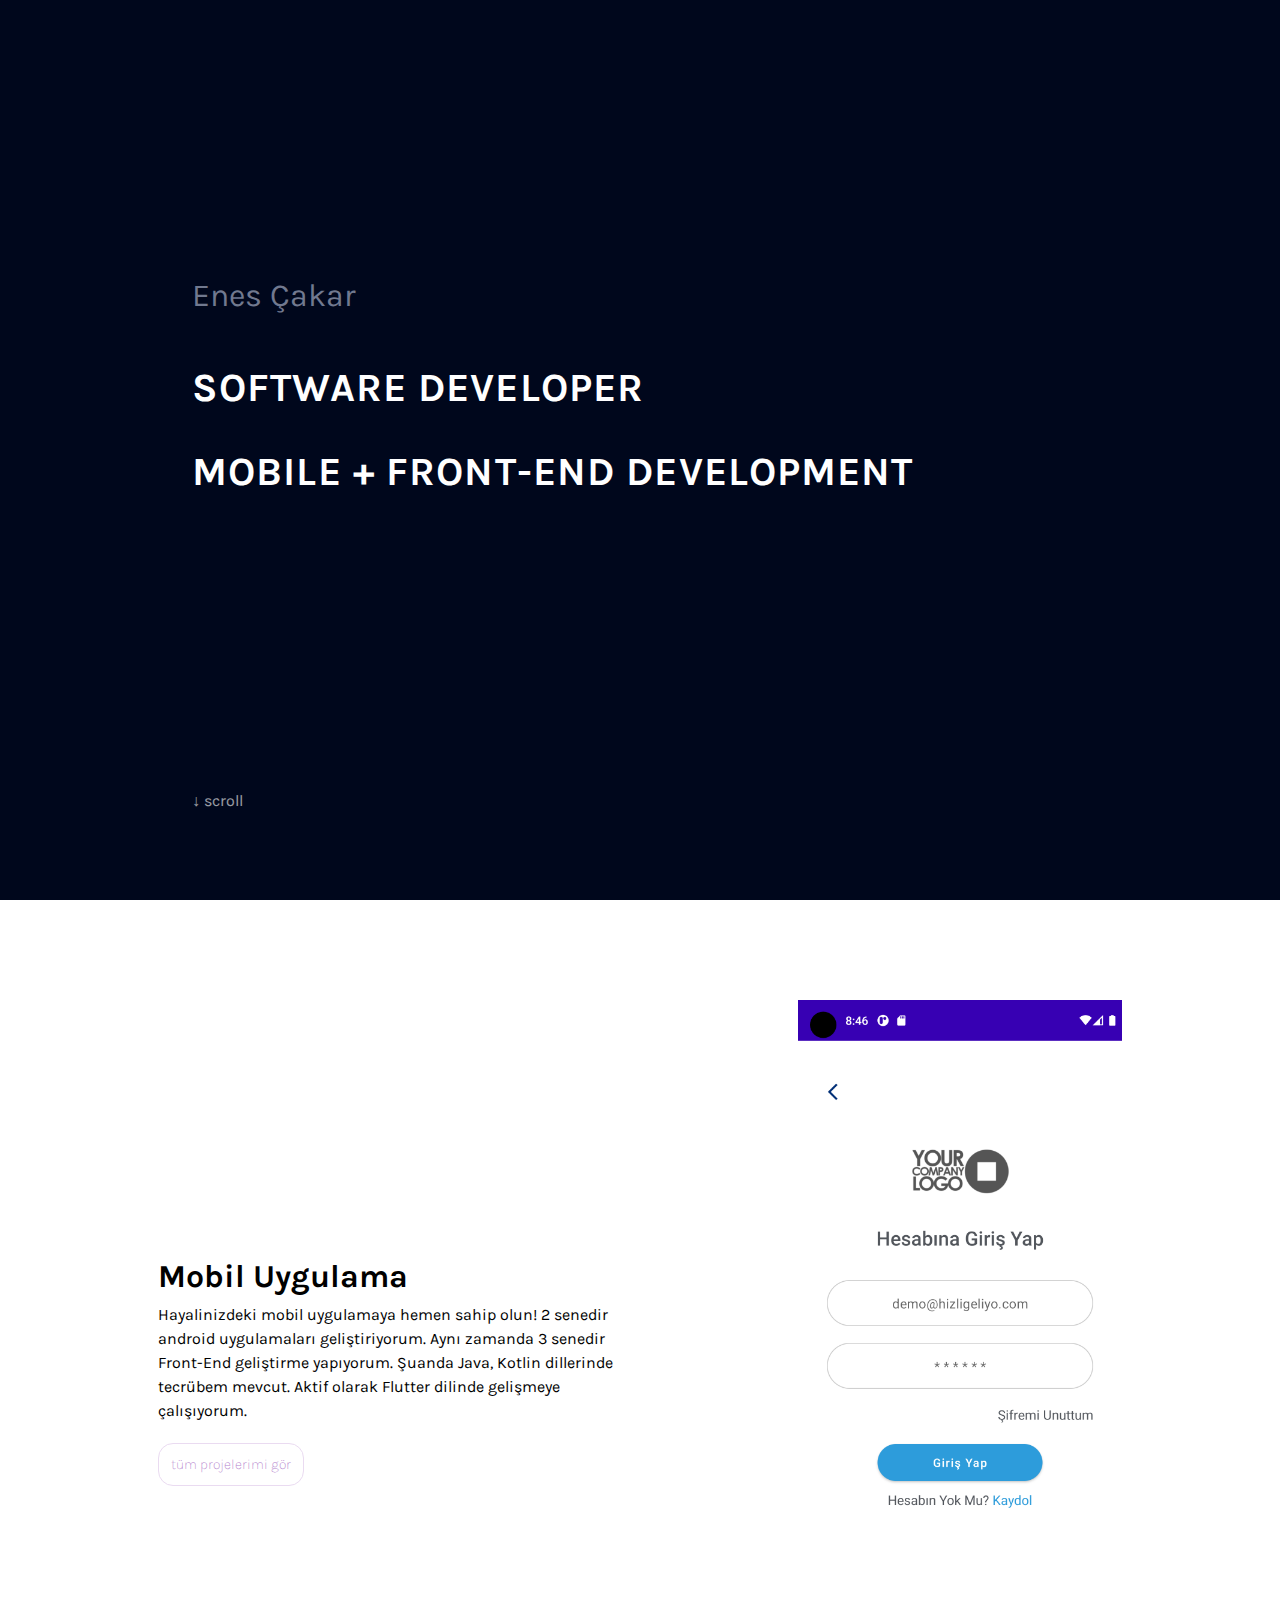
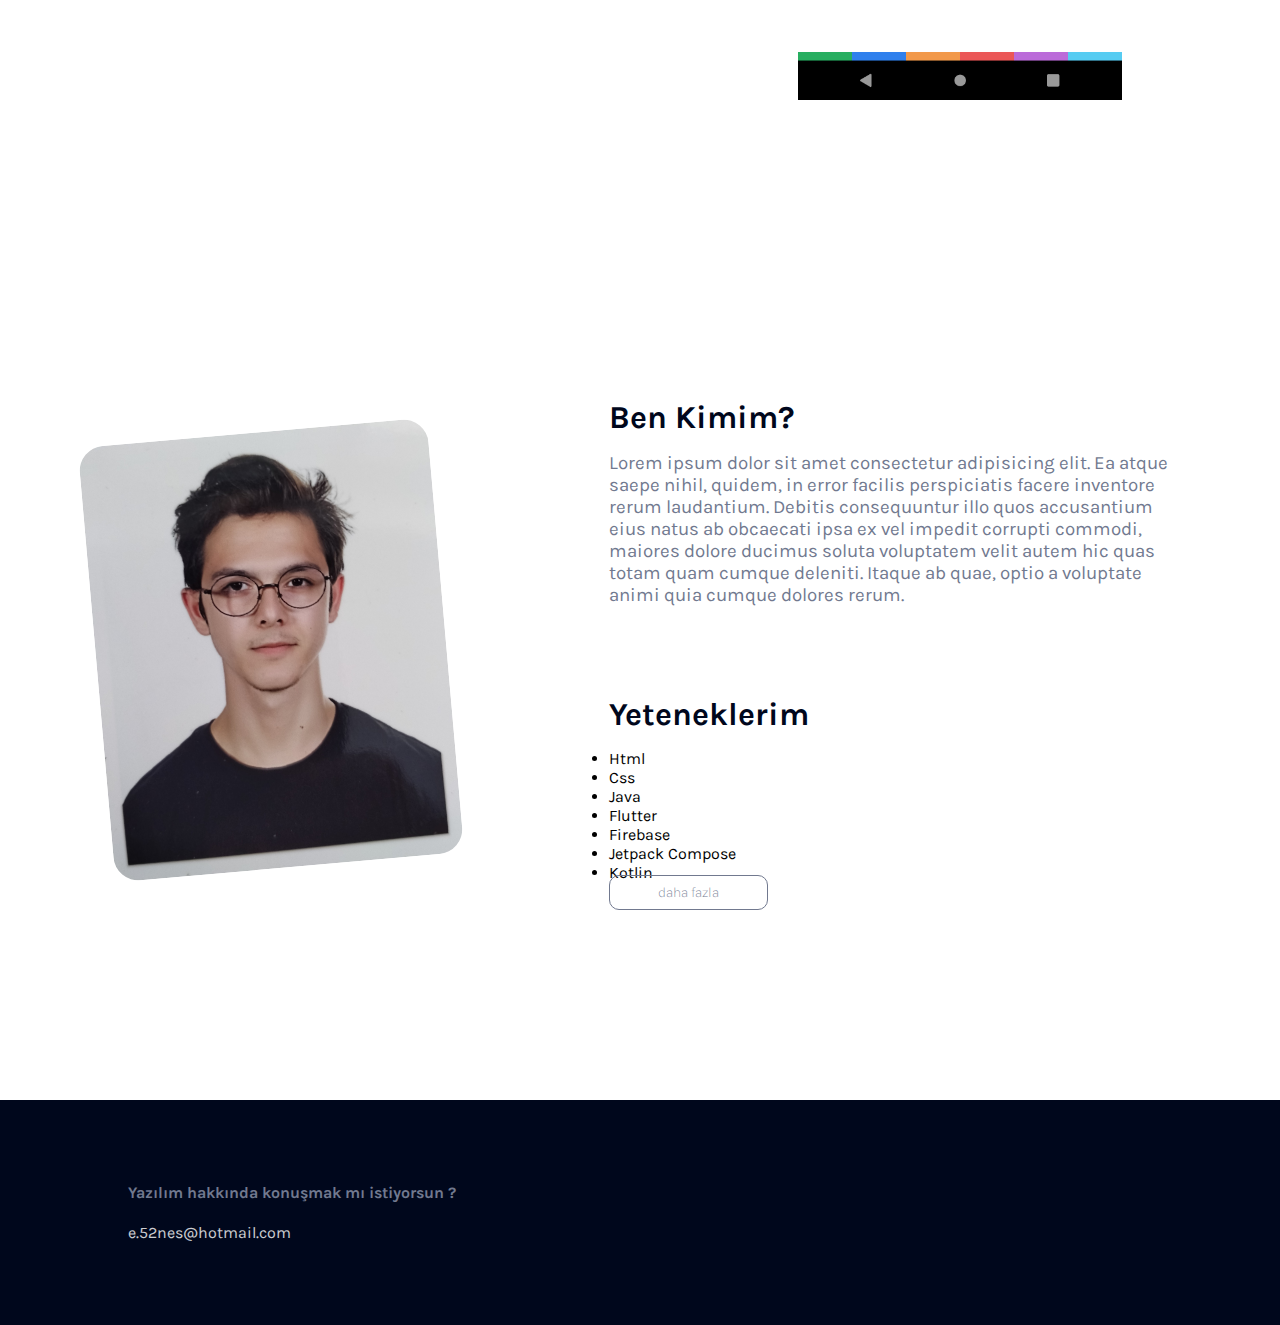
<file: index.html>
<!DOCTYPE html>
<html lang="en">

<head>
    <meta charset="UTF-8">
    <meta http-equiv="X-UA-Compatible" content="IE=edge">
    <meta name="viewport" content="width=device-width, initial-scale=1.0">
    <link rel="stylesheet"
        href="https://fonts.googleapis.com/css2?family=Karla:wght@400;700&family=Roboto:wght@400;700&display=swap">
        <link rel="stylesheet" href="https://cdnjs.cloudflare.com/ajax/libs/font-awesome/6.0.0-beta3/css/all.min.css" integrity="sha512-Fo3rlrZj/k7ujTnHg4CGR2D7kSs0v4LLanw2qksYuRlEzO+tcaEPQogQ0KaoGN26/zrn20ImR1DfuLWnOo7aBA==" crossorigin="anonymous" referrerpolicy="no-referrer" />
    <link rel="stylesheet" href="./css//Global.css">
    <link rel="stylesheet" href="./css//Home.css">
    <title>Anasayfa</title>
</head>

<body>
    <!-- Navbar -->

    <!-- Welcome Section -->
    <div class="welcome-section-swapper">
        <div class="landing">
            <h1 id="my-name-text">Enes Çakar</h1>
            <h2 class="description">Software Developer</h2>
            <h2 class="description">Mobile + Front-End Development</h2>
        </div>
        <a href="#content" id="scroll-btn">↓ scroll</a>
    </div>

    <!-- Content -->
    <div class="content-wrapper" id="content">
        <div class="content">
            <div class="left-section">
                <h1 id="content-title">Mobil Uygulama</h1>
                <p id="content-description">Hayalinizdeki mobil uygulamaya hemen sahip olun! 2 senedir android
                    uygulamaları geliştiriyorum. Aynı zamanda 3 senedir Front-End geliştirme yapıyorum. Şuanda Java,
                    Kotlin dillerinde tecrübem mevcut. Aktif olarak Flutter dilinde
                    gelişmeye çalışıyorum.</p>
                <a href="https://github.com/enescakar2148?tab=repositories" target="_blank" id="go-project-page">tüm
                    projelerimi gör</a>
            </div>
            <img src="./images/content-image.png" alt="content images" id="content-image">
        </div>
    </div>

    <!-- About -->
    <div class="about-intro-swapper">
        <div class="about-intro">
            <img src="./images/me.jpg" alt="Enes Çakar" id="me-image">
            <div class="about-intro-content">
                <h1 id="about-intro-title">Ben Kimim?</h1>
                <h3 id="about-intro-description">Lorem ipsum dolor sit amet consectetur adipisicing elit. Ea atque saepe
                    nihil, quidem, in error facilis perspiciatis facere inventore rerum laudantium. Debitis consequuntur
                    illo quos accusantium eius natus ab obcaecati ipsa ex vel impedit corrupti commodi, maiores dolore
                    ducimus soluta voluptatem velit autem hic quas totam quam cumque deleniti. Itaque ab quae, optio a
                    voluptate animi quia cumque dolores rerum.
                </h3>

                <h1 id="about-intro-title">Yeteneklerim</h1>
                <ul class="skills">
                    <li class="item">Html</li>
                    <li class="item">Css</li>
                    <li class="item">Java</li>
                    <li class="item">Flutter</li>
                    <li class="item">Firebase</li>
                    <li class="item">Jetpack Compose</li>
                    <li class="item">Kotlin</li>
                </ul>

                <a href="https://www.linkedin.com/in/enescakarr/" target="_blank" id="about-btn">daha fazla</a>
            </div>
        </div>
    </div>

    <!-- Footer -->
    <footer>
        <div class="footer-left">
            <h1 id="footer-title">Yazılım hakkında konuşmak mı istiyorsun ?</h1>
            <h2 id="footer-email">e.52nes@hotmail.com</h2>
        </div>
        <div class="footer-right">
            <ul class="social-media">
                <li class="media-item"><a href="https://www.instagram.com/enescakar2148/" target="_blank"  id="instagram"><i class="fab fa-instagram"></i></a></li>
                <li class="media-item"><a href="https://www.linkedin.com/in/enescakarr/" target="_blank"  id="linkedin"><i class="fab fa-linkedin"></i></a></li>
                <li class="media-item"><a href="https://github.com/enescakar2148" target="_blank"  id="github"><i class="fab fa-github"></i></a></li>
            
            </ul>
        </div>
    </footer>
</body>

</html>
</file>
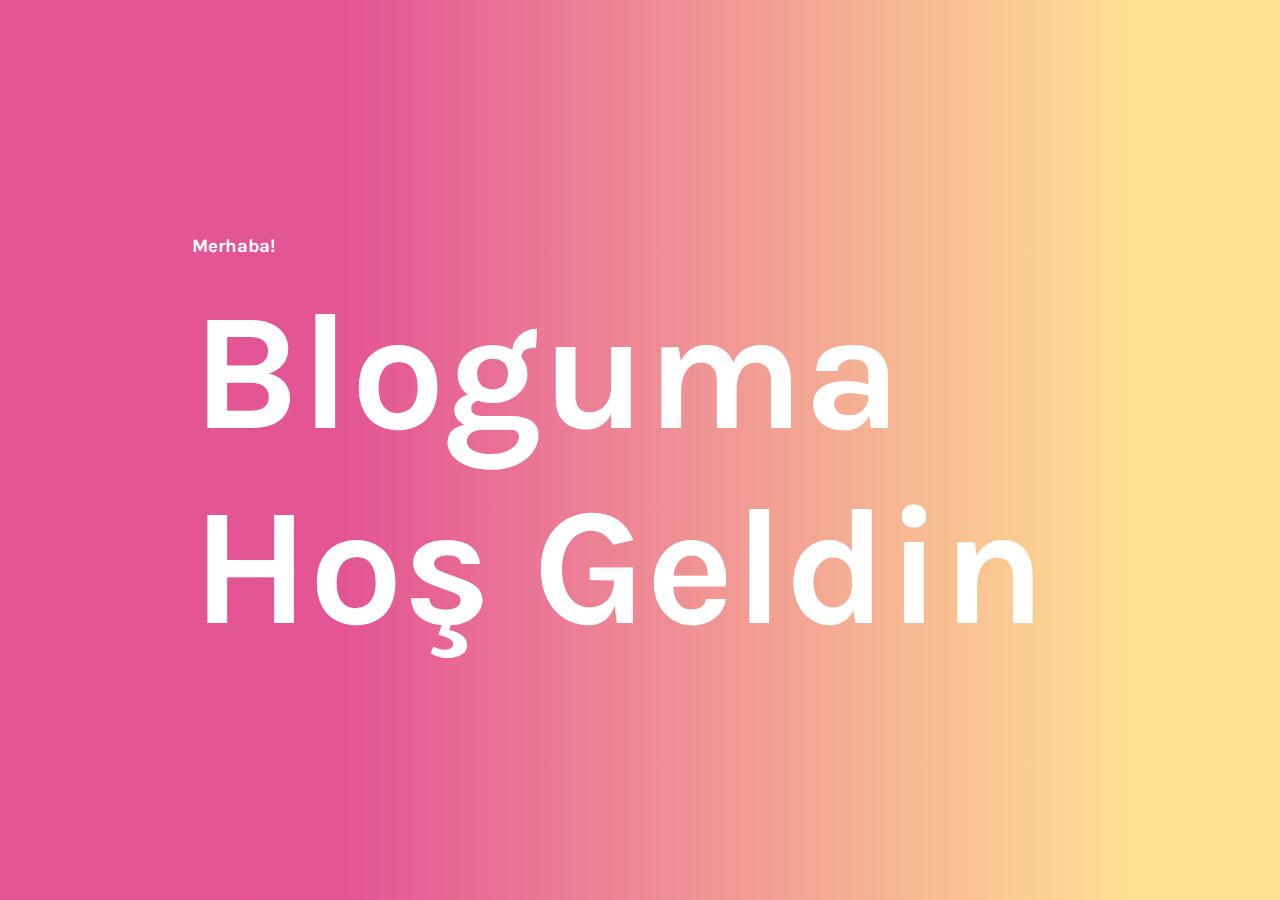
<file: pages/blog.html>
<!DOCTYPE html>
<html lang="en">

<head>
    <meta charset="UTF-8">
    <meta http-equiv="X-UA-Compatible" content="IE=edge">
    <meta name="viewport" content="width=device-width, initial-scale=1.0">
    <link rel="stylesheet"
        href="https://fonts.googleapis.com/css2?family=Karla:wght@400;700&family=Roboto:wght@400;700&display=swap">
    <link rel="stylesheet" href="https://cdnjs.cloudflare.com/ajax/libs/font-awesome/6.0.0-beta3/css/all.min.css"
        integrity="sha512-Fo3rlrZj/k7ujTnHg4CGR2D7kSs0v4LLanw2qksYuRlEzO+tcaEPQogQ0KaoGN26/zrn20ImR1DfuLWnOo7aBA=="
        crossorigin="anonymous" referrerpolicy="no-referrer" />
    <link rel="stylesheet" href="../css/Global.css">
    <link rel="stylesheet" href="../css/Blog.css">
    <title>Blog</title>
</head>

<body>
    <div class="blog-welcome-swapper">
        <div class="blog-welcome-content">
            <h3 id="blog-welcome-text">Merhaba!</h3>
            <h1 id="blog-name-text">Bloguma Hoş Geldin</h1>
        </div>
    </div>
</body>

</html>
</file>
<file: css/Global.css>
* {
    margin: 0;
    padding: 0;
    box-sizing: border-box;
}
</file>
<file: css/Home.css>
/* İmport Colours */
@import url("./Colours.css");

/* Welcome Section */
.welcome-section-swapper{
    width: 100%;
    height: 100vh;
    background-color: var(--DARK-BLUE);
    display: flex;
    flex-direction: column;
    align-items: flex-start;
    justify-content: space-between;
    padding: 0 15% 5vh 15%;
}

.landing{
    height: 100%;
    display: flex;
    flex-direction: column;
    justify-content: center;
}

#my-name-text{
    color: var(--MY-GRAY);
    margin: 0 0 2rem 0;
    font-weight: 400;
    font-family: karla;
}

.description{
    color: var(--WHITE);
    font-size: 2.5rem;
    letter-spacing: .07rem;
    text-transform: uppercase;
    margin: .75rem 0;
    font-weight: 700;
    line-height: 1.5em;
    font-family: karla;
}

#scroll-btn{
    color: var(--WHITE);
    text-decoration: none;
    font-size: 1rem;
    font-weight: 400;
    font-family: karla;
    margin-bottom: 5vh;
    opacity: .6;
    
}

/* Content */
.content-wrapper{
    display: flex;
    justify-content: center;
    align-items: center;
    height: 100vh;
}

.content{
    display: flex;
    width: 100%;
    align-items: center;
    justify-content: center;
}

.left-section{
    width: 50%;
    padding: 30px 12% 0 0%;
}

#content-image{
    height: 700px;
}

#content-title{
    font-family: karla;
    font-weight: 700;
    color: var(--BLACK);
    font-size: 2rem;
    margin-bottom: .5rem;
}

#content-description{
    font-size: 1rem;
    line-height: 1.5em;
    font-family: karla;
    font-weight: 400;
    letter-spacing: .07;
    margin-bottom: 2rem;
}

#go-project-page{
    text-decoration: none;
    color: var(--MY-PURPLE);
    border: 1px solid var(--MY-PURPLE-BORDER);
    padding: .75rem;
    border-radius: 15px;
    transition: .3s;
    font-family: karla;
    font-size: 14px;
    font-weight: 200;
}

#go-project-page:hover{
    border: 1px solid transparent;
    background-color: var(--MY-PURPLE);
    color: var(--WHITE);
}

.about-intro-swapper{
    width: 100%;
    display: flex;
    justify-content: center;
    align-items: center;
    height: 100vh;
}

.about-intro{
    width: 85%;
    display: flex;
    justify-content: center;
    align-items: center;
}

#me-image{
    width: 350px;
    border-radius: 25px;
    -ms-transform: rotate(-5deg);
    transform: rotate(-5deg);
    transition: .5s;
}
#me-image:hover{
    -ms-transform: translate(25%);
    transform: translate(25%);
}

.about-intro-content{
    padding: 0 0 0 15%;
    font-family: karla;
}

#about-intro-title{
    font-weight: 700;
    color: var(--DARK-BLUE);
    margin-bottom: 1rem;
}

#about-intro-description{
    font-weight: 400;
    color: var(--MY-GRAY);
    margin-bottom: 10vh;
}

#about-btn{
    text-decoration: none;
    font-family: karla;
    font-weight: 200;
    color: var(--MY-GRAY);
    padding: .5rem 3rem;
    border: 1px solid var(--MY-GRAY);
    border-radius: 10px;
    font-size: 14px;
    transition: .3s;
}

#about-btn:hover{
    border-radius: 50px;
    background-color: var(--MY-GRAY);
    color: var(--WHITE);
    opacity: .7;
}

footer{
    background-color: var(--DARK-BLUE);
    height: 25vh;
    display: flex;
    justify-content: space-between;
    padding: 0 10% 0 10%;
    align-items: center;
}

#footer-title{
    color: var(--MY-GRAY);
    font-weight: 700;
    font-family: karla;
    margin-bottom: 1rem;
    font-size: 16px;
    line-height: 1.5em;
}

#footer-email{
    font-weight: 400;
    font-family: karla;
    color: var(--WHITE);
    opacity: .8;
    font-size: 16px;
    line-height: 1.5em;
}

.social-media{
    display: flex;
    list-style-type: none;
    color: #fff;
}

.media-item{
    font-size: 2.5rem;
    margin-left: .75rem;
    margin-right: .75rem;
}

a{
    color: var(--WHITE);
    transition: .3s;
}

#instagram:hover{
    color: var(--MY-PURPLE); 
}

#linkedin:hover{
    color: var(--MY-BLUE); 
}

#github:hover{
    color: #7d0fff;
}


/* Responsive */

/* Large */
@media (min-width: 1201px) {
    
}

/* Desktop */
@media (max-width: 1200px) {
    
}

/* Laptop */
@media (max-width: 1050px) {
   
}

@media (max-width: 932px) {
    
}


@media (max-width: 900px) {
    
}


/* Tablets */
@media (max-width: 780px) {
    .content-wrapper{
        padding: 15% 0 0 0;
        height: fit-content;
    }

    .content{
        flex-direction: column;
        margin-bottom: 15%;
    }
    
    .left-section{
        padding:  0 0 5% 0;
    }

    #go-project-page{
        display: block;
        text-align: center;
    }

    .about-intro-swapper{
        padding: 15% 0 15% 0;
        height: fit-content;
        border-top: 1px solid var(--MY-GRAY);
    }

    .about-intro{
        flex-direction: column;
    }

    #me-image {
        margin-left: -25%;
        margin-bottom: 10%;
    }
}

/* Phone */
@media (max-width: 490px) {
    #me-image{
        width: 200px;
    }

    #content-image{
        height: 500px;
        margin-top: 5%;
    }

    .left-section{
        width: 100%;
        padding: 0 5% 0 5%;
    }

    .about-intro-content{
        padding: 0;
    }

    #about-btn{
        display: block;
        text-align: center;
    }

    footer{
        flex-direction: column;
        padding: 1.5rem;
    }

    .footer-right{
        margin-top: 10%;
        width: 100%;
    }
    .social-media{
        width: 100%;
        justify-content: space-between;
        
    }
}
</file>
<file: css/Blog.css>
@import url("/css/Colours.css");

.blog-welcome-swapper{
    background-image: url("https://picsum.photos/1920/1080");
    background-repeat: no-repeat;
    background-size: cover;
    height: 100vh;
    width: 100%;
}

.blog-welcome-content{
    height: 100%;
    width: 100%;
    background: rgb(221,42,123);
    background: linear-gradient(
        90deg,
        rgba(221, 42, 123, 0.8) 27%,
        rgba(254,218,119,0.8) 89%);
    display: flex;
    flex-direction: column;
    justify-content: center;
    padding: 5% 15%;
    color: #fff;
}

#blog-welcome-text{
    font-family: karla;
    padding-bottom: 2%;
}

#blog-name-text{
    font-family: karla;
    font-size: 13vw;
    font-weight: bold;
    
}
</file>
